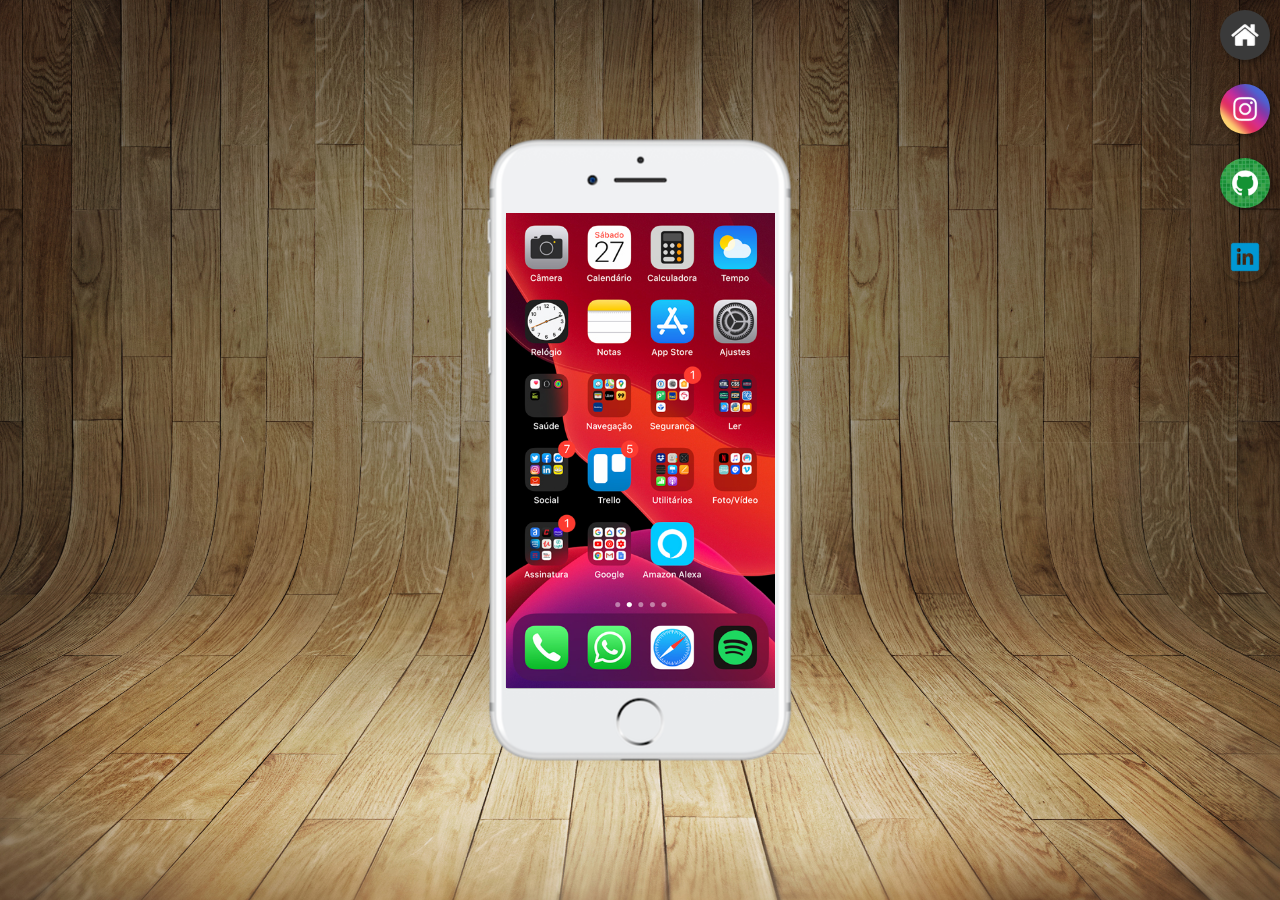
<file: index.html>
<!DOCTYPE html>
<html lang="pt-br">
<head>
    <meta charset="UTF-8">
    <meta http-equiv="X-UA-Compatible" content="IE=edge">
    <meta name="viewport" content="width=device-width, initial-scale=1.0">
    <link rel="shortcut icon" href="favicon/favicon.ico" type="image/x-icon">
    <link rel="stylesheet" href="estilos/style.css">
    <title>Projeto de Redes Sociais</title>
</head>
<body>
    <main>
        <section id="telefone">
            
            <iframe src="home.html" id="tela" name="tela"frameborder="0" ></iframe>
           
        </section>

        <section id="redes-sociais">
            <a href="home.html" target="tela"><img src="imagens/logo-home.jpg" alt="botão home"></a><br>

            <a href="instagram.html" target="tela"> <img src="imagens/logo-instagram.jpg" alt="botão instagram"></a><br>

            <a href="github.html" target="tela"><img src="imagens/logo-github.jpg" alt="botão do github"></a>    <br>

            <a href="linkedin.html" target="tela"><img src="imagens/logo-linkedin.png" alt="linkedin"></a><br>
        </section>
    </main>
</body>
</html>
</file>
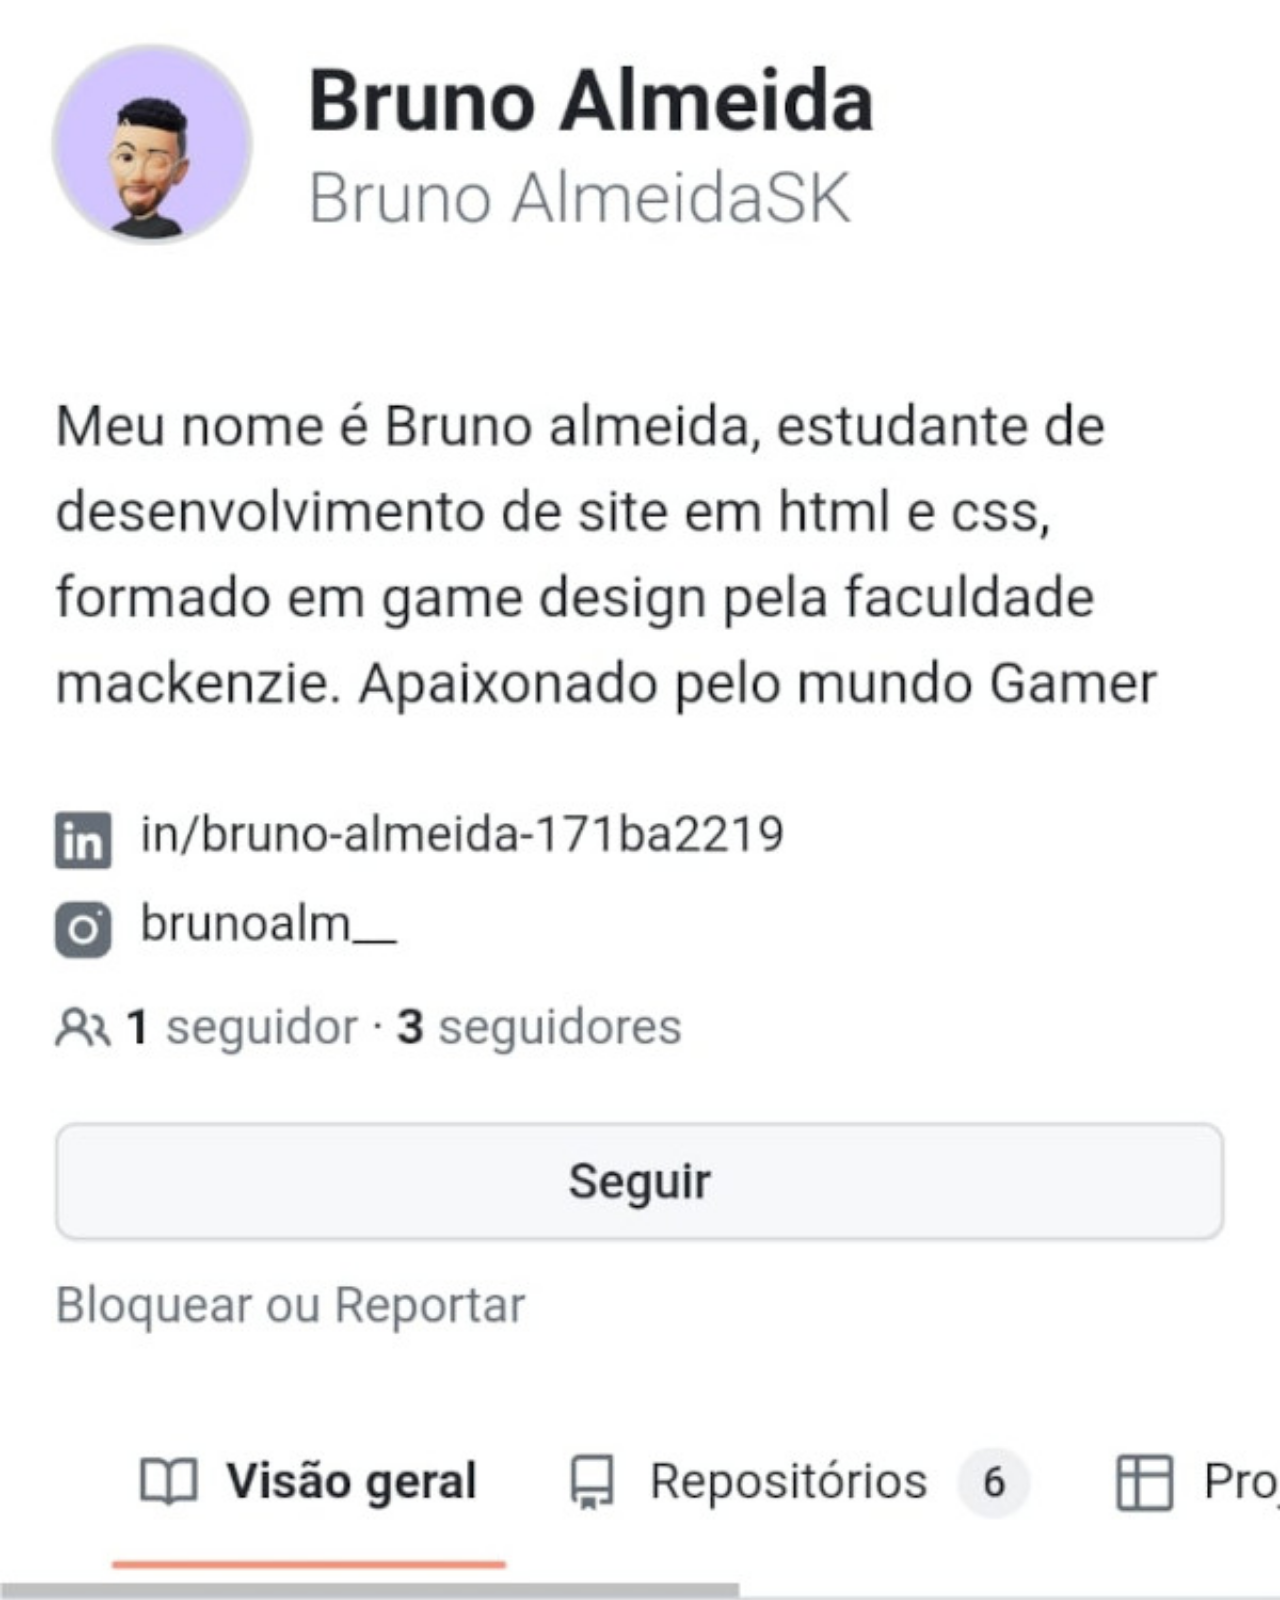
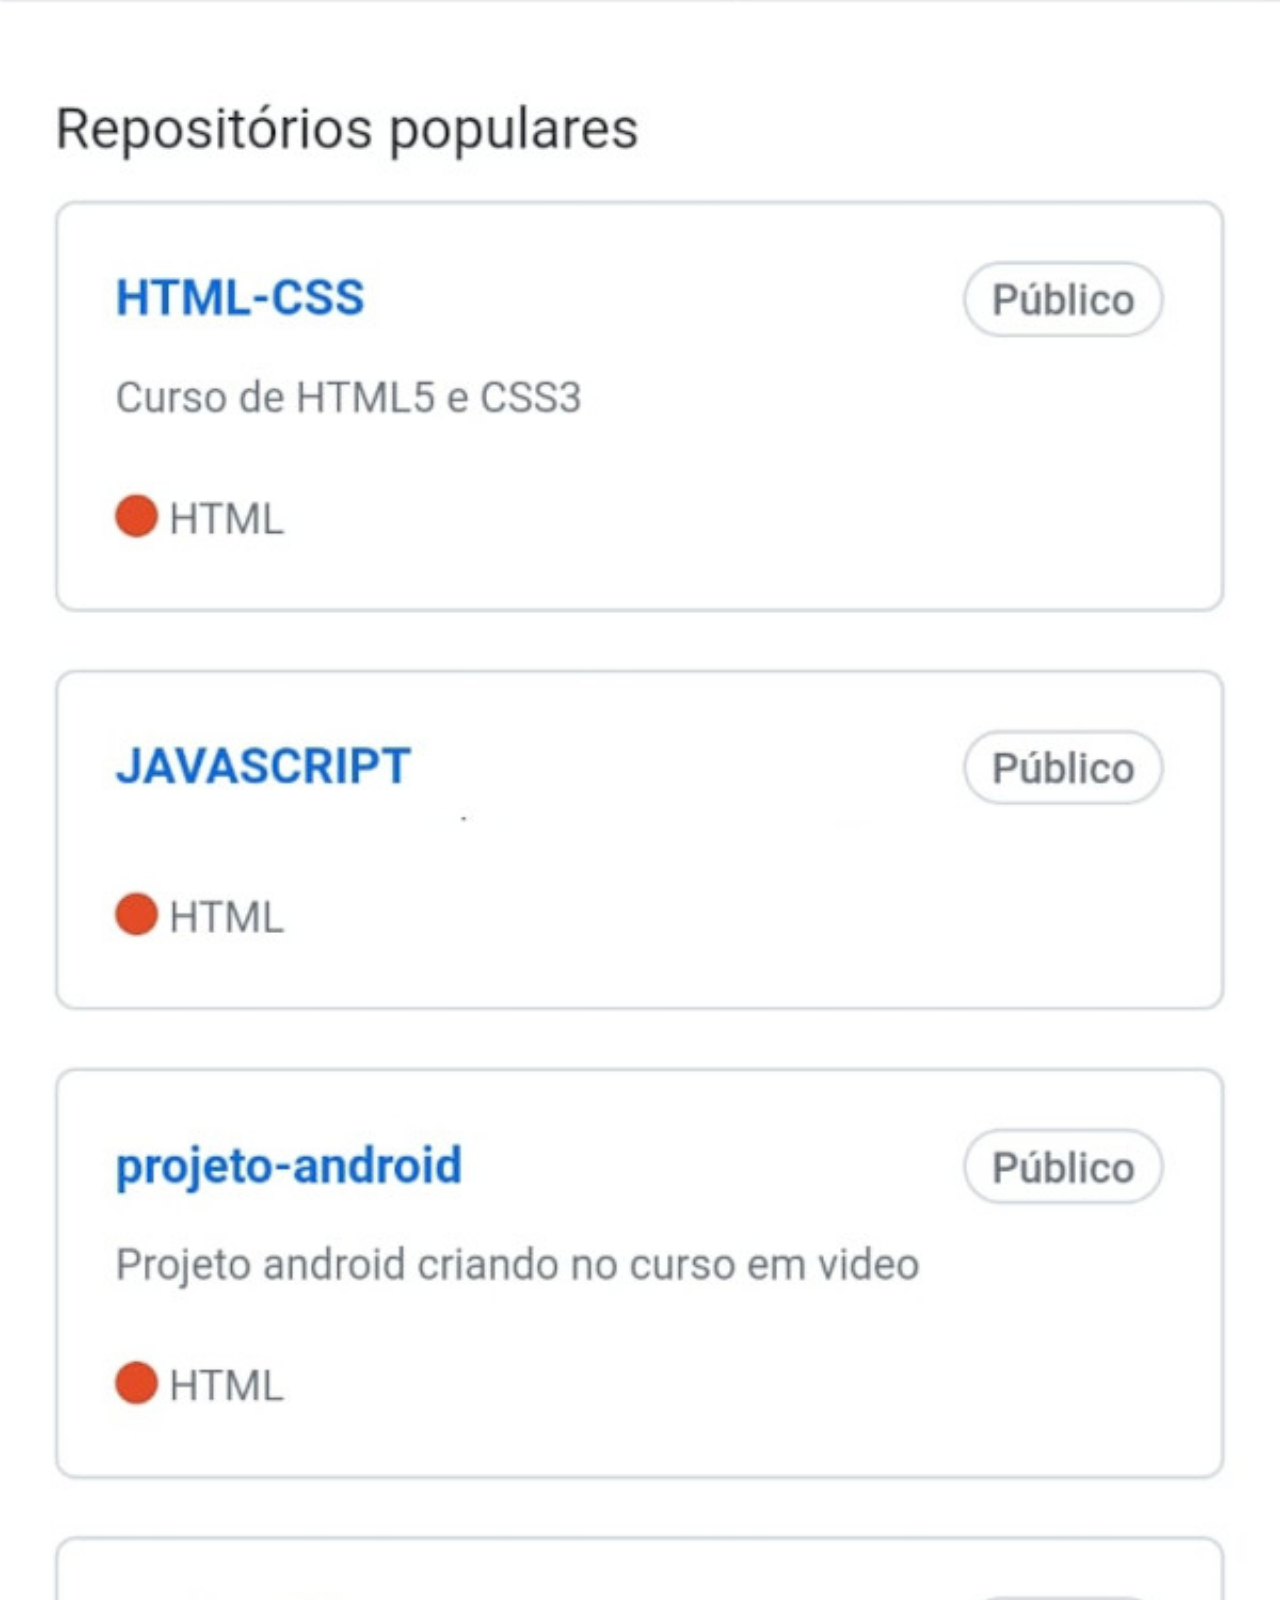
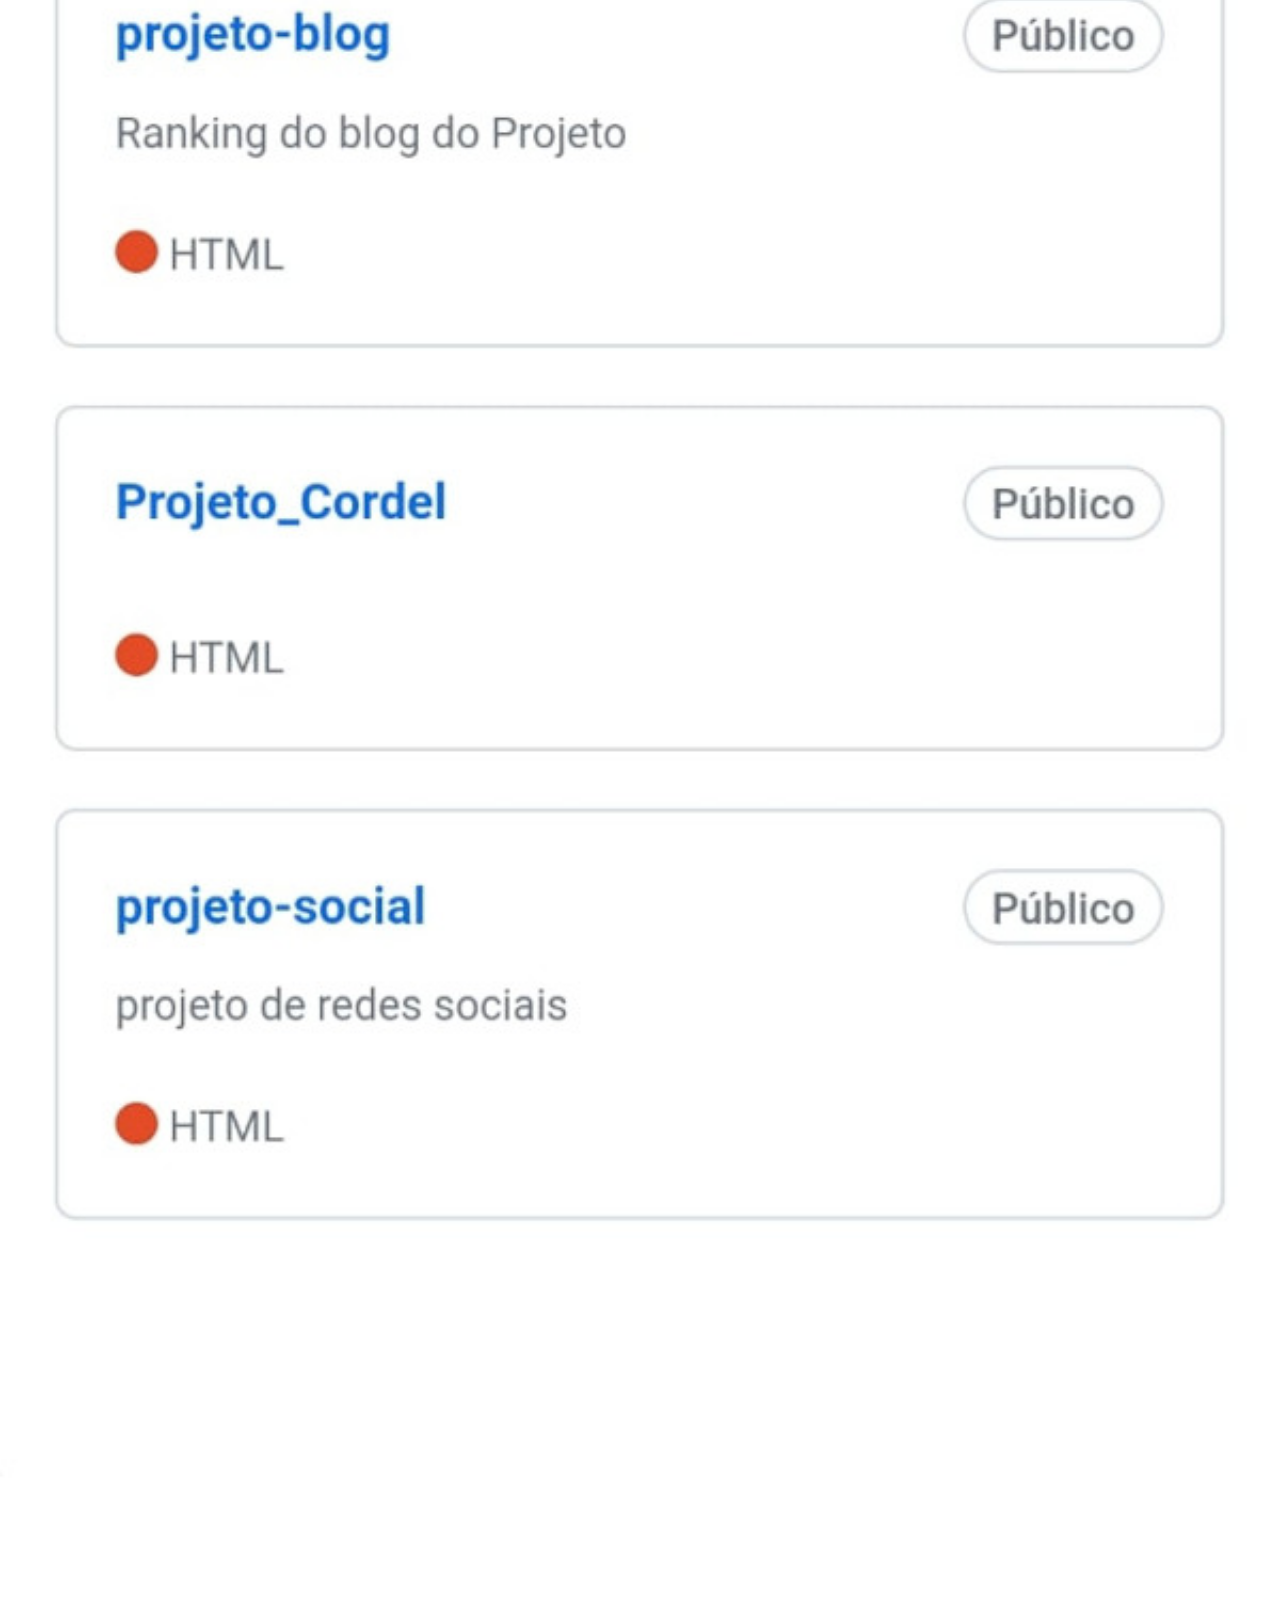
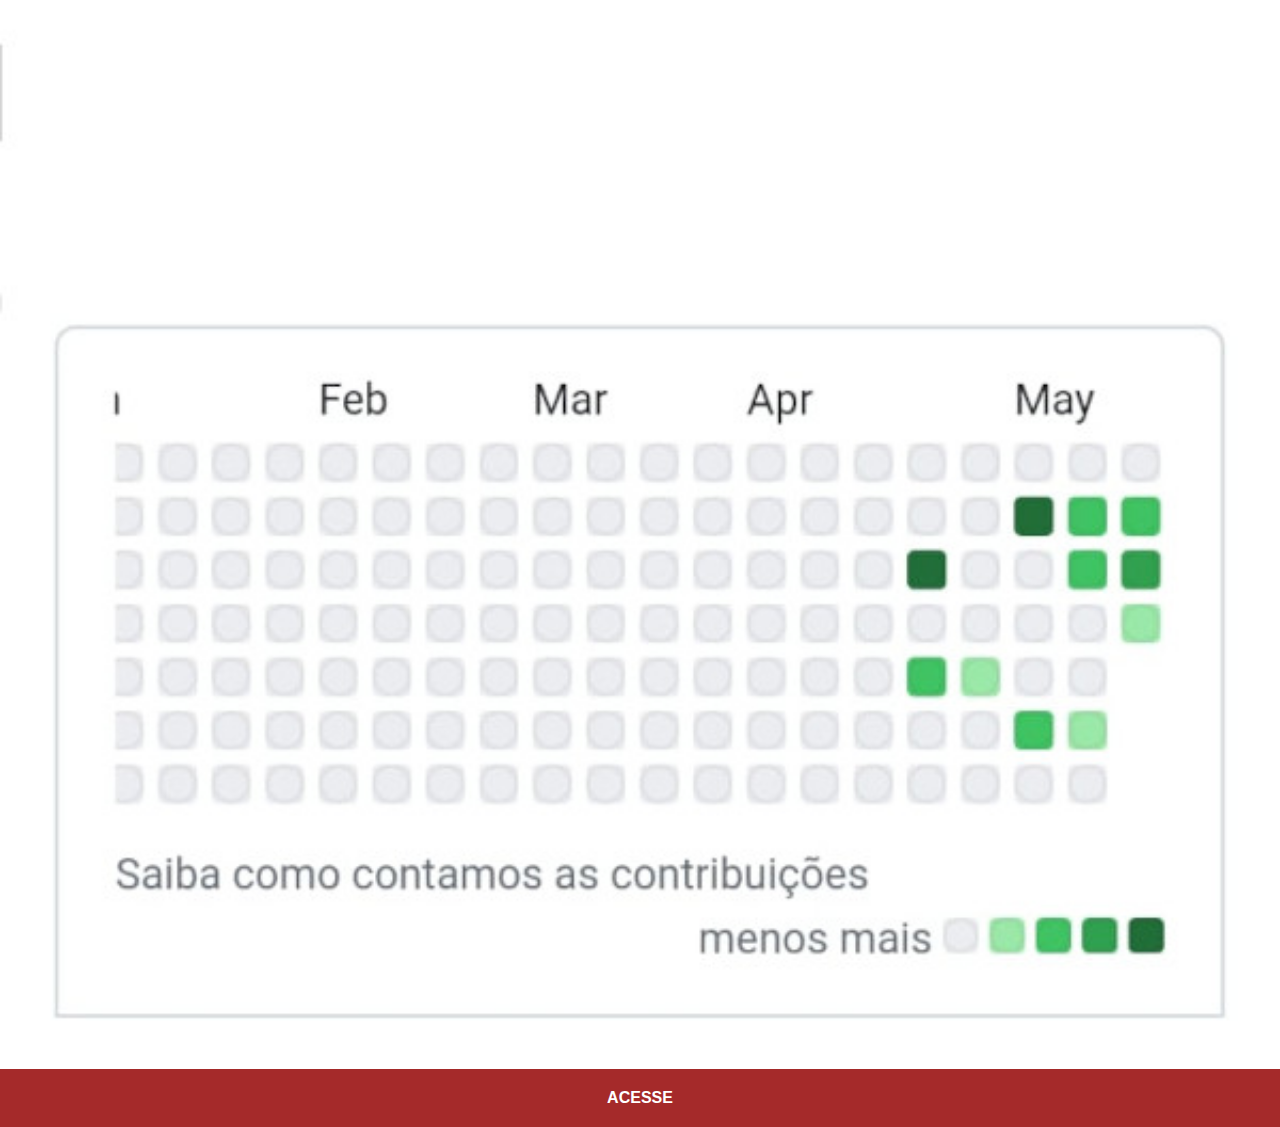
<file: github.html>
<!DOCTYPE html>
<html lang="pt-br">
<head>
    <meta charset="UTF-8">
    <meta http-equiv="X-UA-Compatible" content="IE=edge">
    <meta name="viewport" content="width=device-width, initial-scale=1.0">
    <link rel="stylesheet" href="estilos/social.css">
    <title>github</title>
    
</head>

<body>
    <img src="imagens/github.jpg" alt="github">
    <a href="https://github.com/brunoalmeidaSK" target="_blank">ACESSE</a>
</body>
</html>
</file>
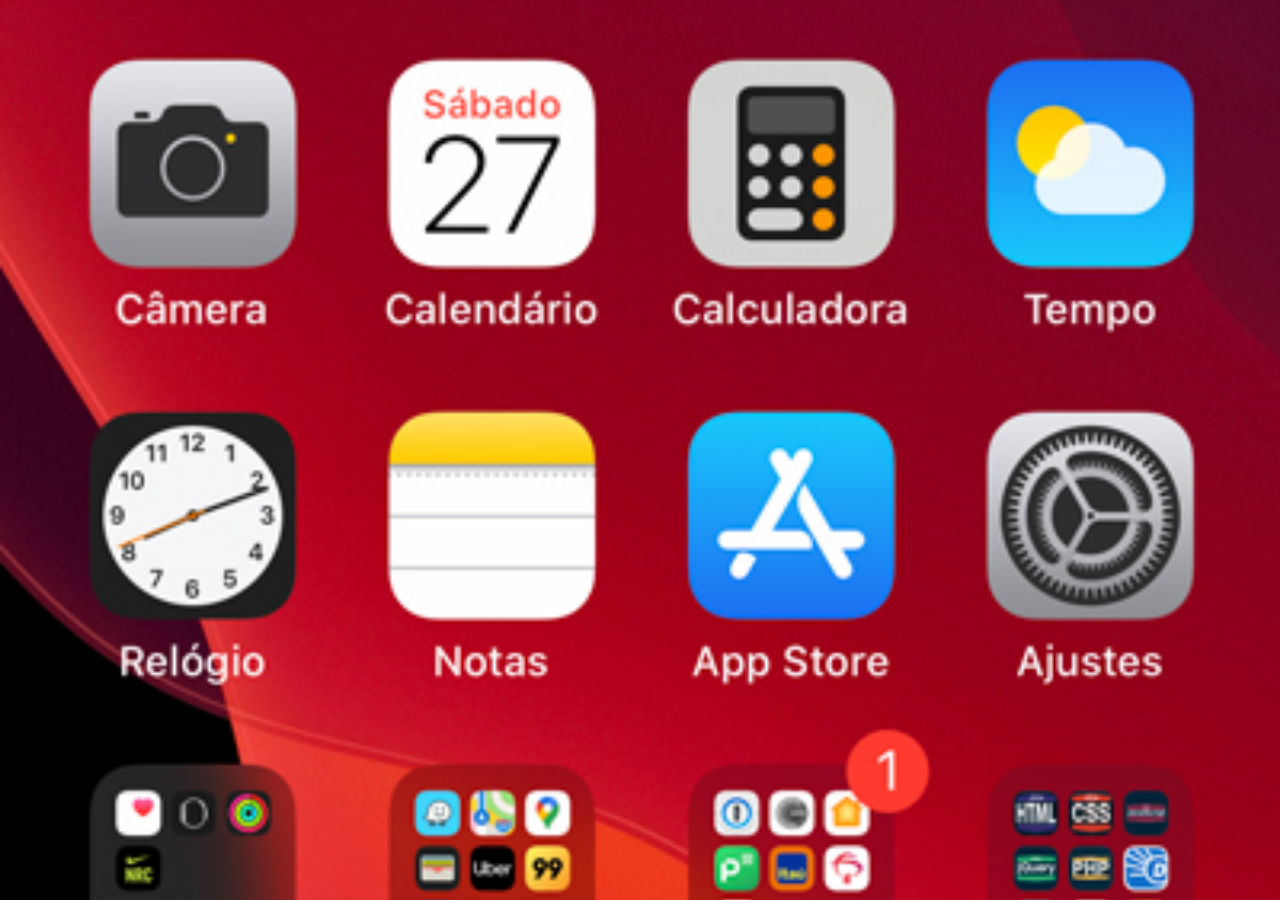
<file: home.html>
<!DOCTYPE html>
<html lang="pt-br">
<head>
    <meta charset="UTF-8">
    <meta http-equiv="X-UA-Compatible" content="IE=edge">
    <meta name="viewport" content="width=device-width, initial-scale=1.0">
    <title>Home</title>
</head>
<style>
    *{
        margin: 0px;
        padding: 0px;
    }

    body{
        width: 100vw;
        height: 100vh;
        background: black url('imagens/tela-home.jpg') top center no-repeat ;
        background-size: cover;
    }
</style>
<body>
    
</body>
</html>
</file>
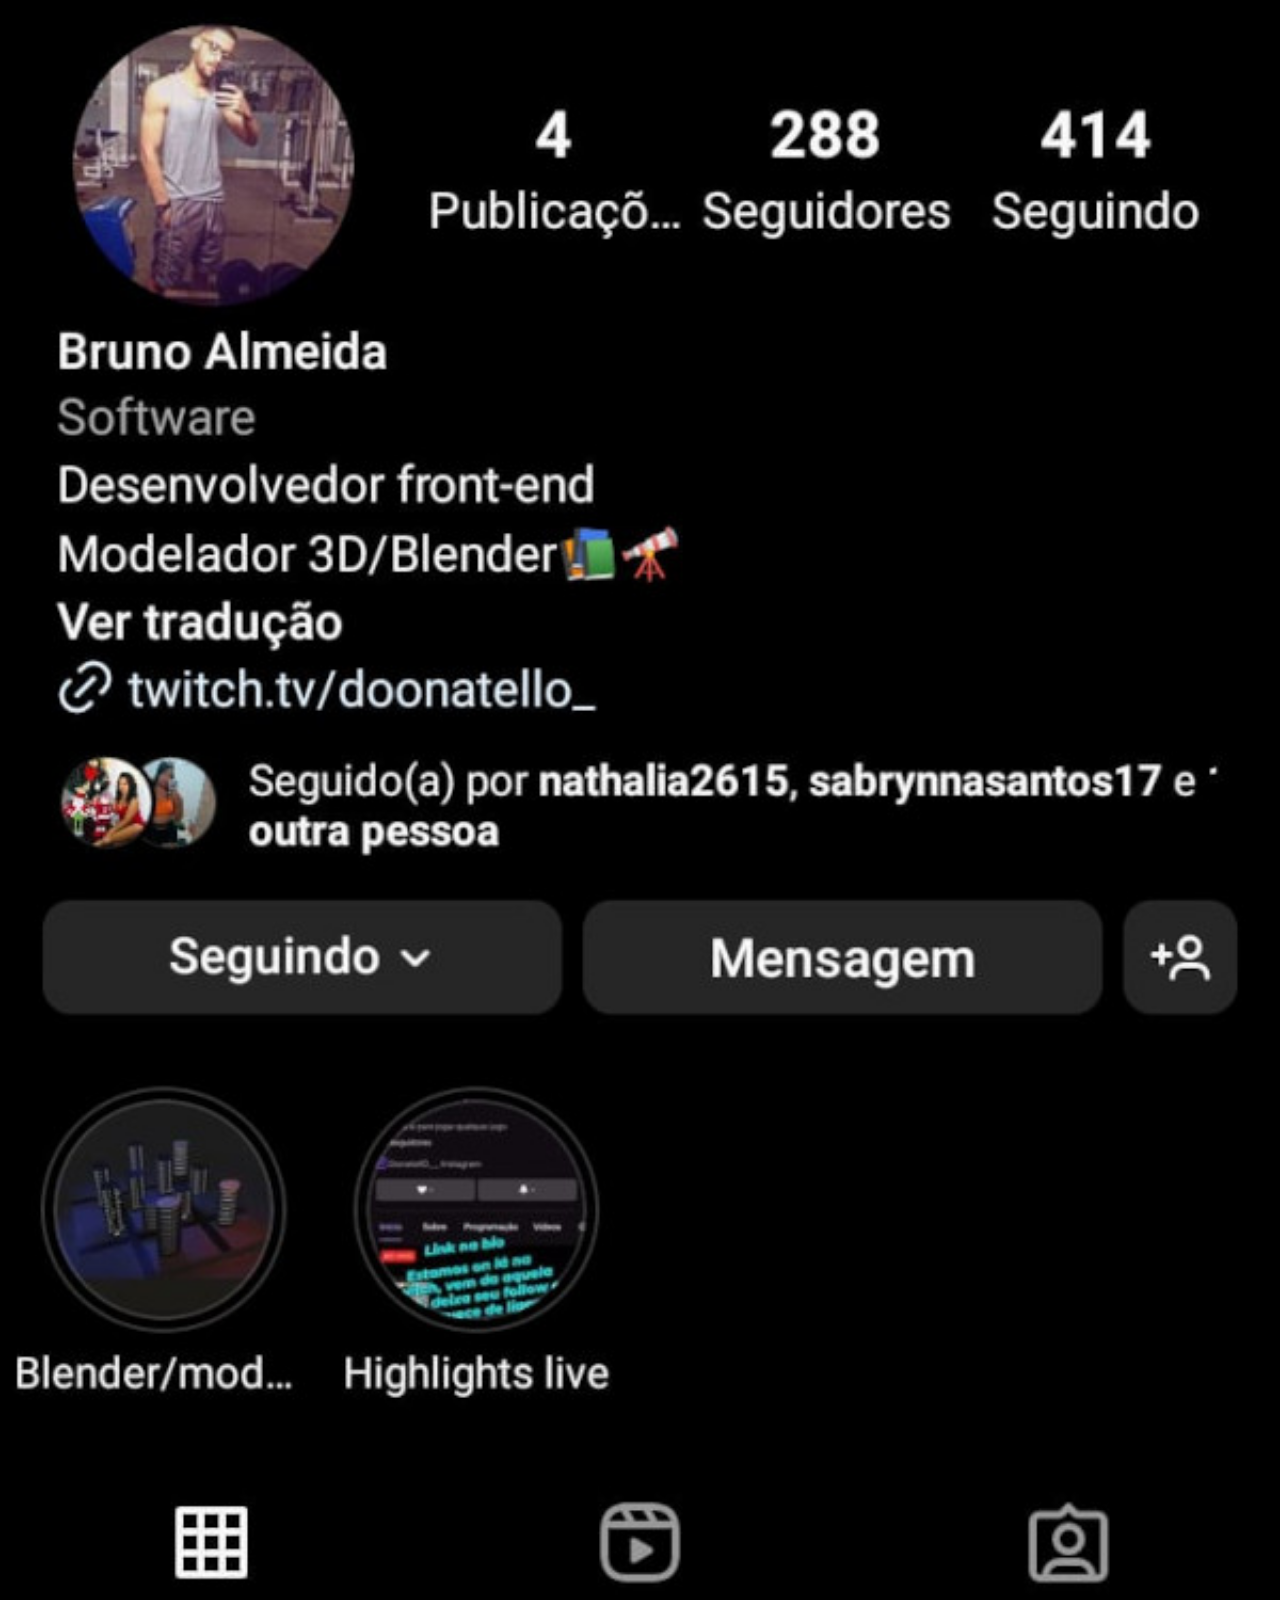
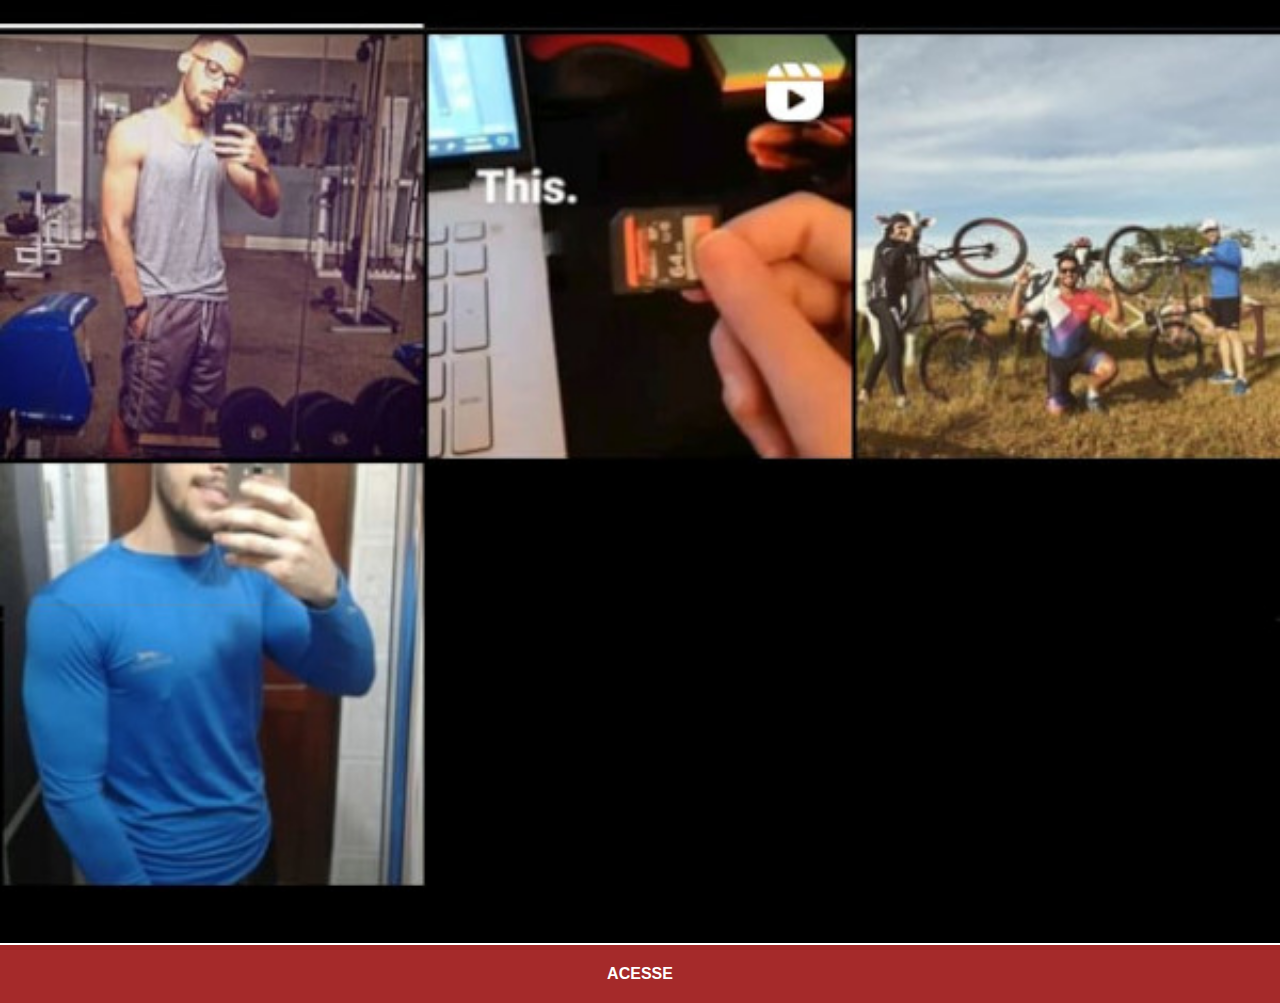
<file: instagram.html>
<!DOCTYPE html>
<html lang="pt-br">
<head>
    <meta charset="UTF-8">
    <meta http-equiv="X-UA-Compatible" content="IE=edge">
    <meta name="viewport" content="width=device-width, initial-scale=1.0">
    <link rel="stylesheet" href="estilos/social.css">
    <link rel="stylesheet" href="estilos/social.css">
    <title>instagram</title>
    
</head>

<body>
    <img src="imagens/instagram.jpg" alt="github">
    <a href="https://www.instagram.com/brunoalm__/" target="_blank">ACESSE</a>
</body>
</html>
</file>
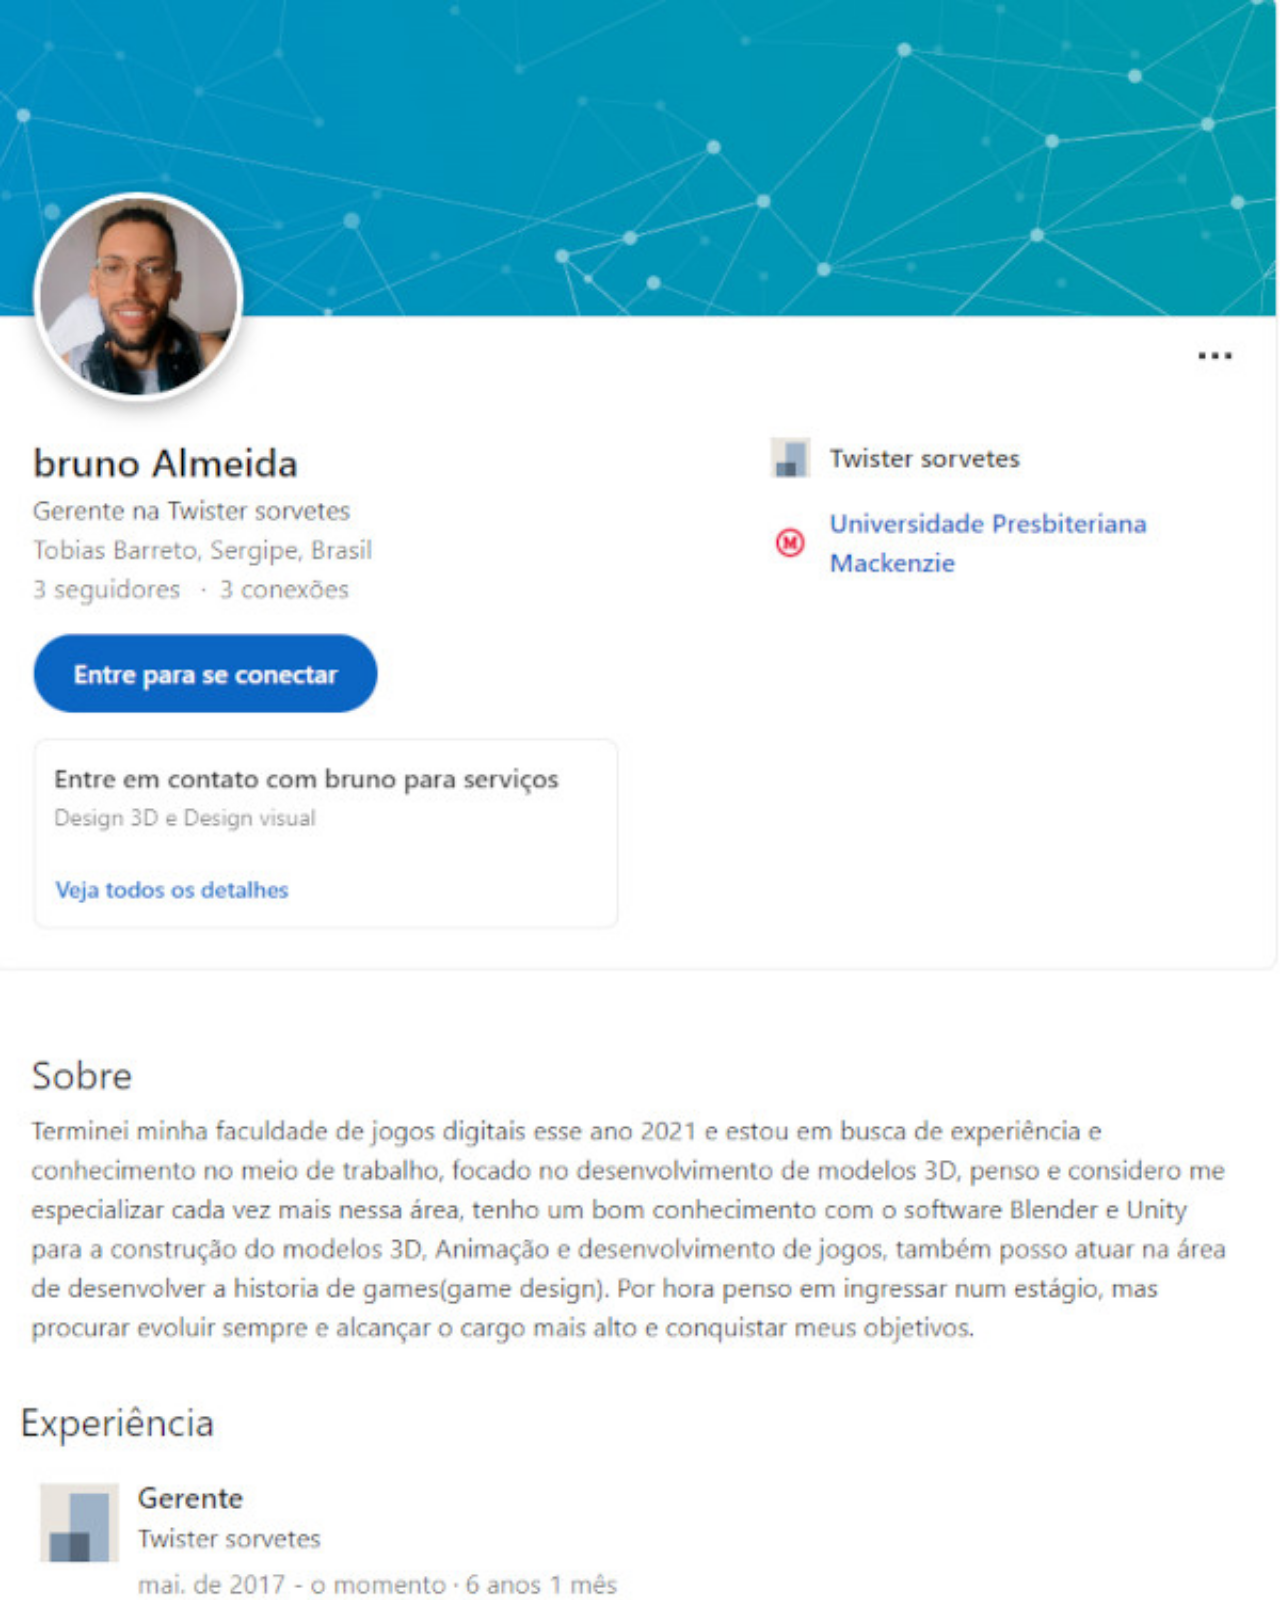
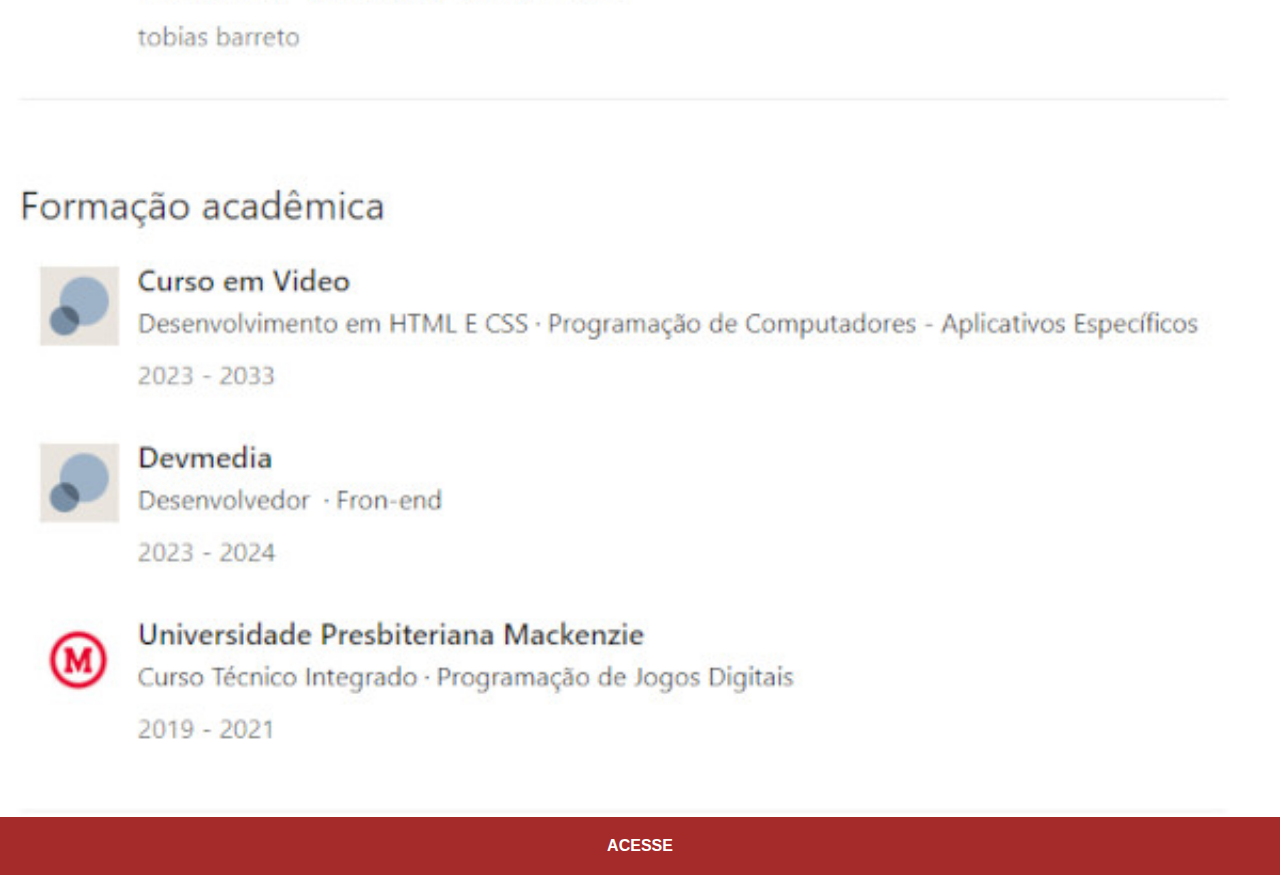
<file: linkedin.html>
<!DOCTYPE html>
<html lang="pt-br">
<head>
    <meta charset="UTF-8">
    <meta http-equiv="X-UA-Compatible" content="IE=edge">
    <meta name="viewport" content="width=device-width, initial-scale=1.0">
    <link rel="stylesheet" href="estilos/social.css">
    <title>linkedin</title>
    
</head>

<body>
    <img src="imagens/linkedin.jpg" alt="github">
    <a href="https://www.linkedin.com/in/bruno-almeida-171ba2219/" target="_blank">ACESSE</a>
</body>
</html>
</file>
<file: estilos/style.css>
@charset "UTF-8";

*{
    padding: 0px;
    margin: 0px;
    font-family:Arial, Helvetica, sans-serif ;
}

html, body{
    height: 100vh;
    width: 100vw;
    
}

body{
    background: url('../imagens/fundo-madeira.jpg') top center no-repeat fixed;
    background-size: cover;
}

main{
    position: relative;
    height: 100vh;
}

section#telefone{
    background: url('../imagens/frame-iphone.png') center center no-repeat fixed;
    background-size: contain;
    position: absolute;
    top: 50%;
    left: 50%;
    transform: translate(-50% , -50%);
    height: 627px;
    width: 311px;
    
}

iframe#tela{
    position: relative;
    top: 50%;
    left: 50%;
    transform: translate(-50%, -50%);
    height: 475px;
    width: 269px;
}

section#redes-sociais{
    text-align: right;

}

section#redes-sociais img{
    width: 50px;
    margin: 10px;
    border-radius: 50%;
    box-shadow: 2px 2px 5px rgba(0, 0, 0, 0.400);
    box-sizing: border-box;
}

section#redes-sociais img:hover{
    border: 2px solid rgba(255, 255, 255, 0.600);
    transform: translate(-3px , -3px);
    box-shadow: 5px 5px 10px rgba(0, 0, 0, 0.603);
    transition: transform 0.4s ,  border .2s;
}
</file>
<file: estilos/social.css>
*{
    margin: 0px;
    padding: 0px;
    font-family: Arial, Helvetica, sans-serif;
}

/* Escode a barra de rolagem */
::-webkit-scrollbar{ 
    width: 0px;
    height: 0px;
}

img{
    width: 100vw;
    
}

a{
    display: block;
    background-color: brown;
    color: white;
    margin: -2px;
    padding: 20px;
    text-align: center;
    font-weight: bold;
    text-decoration: none;
}

a:hover{
    background-color: rgba(211, 4, 4, 0.925);
}
</file>
